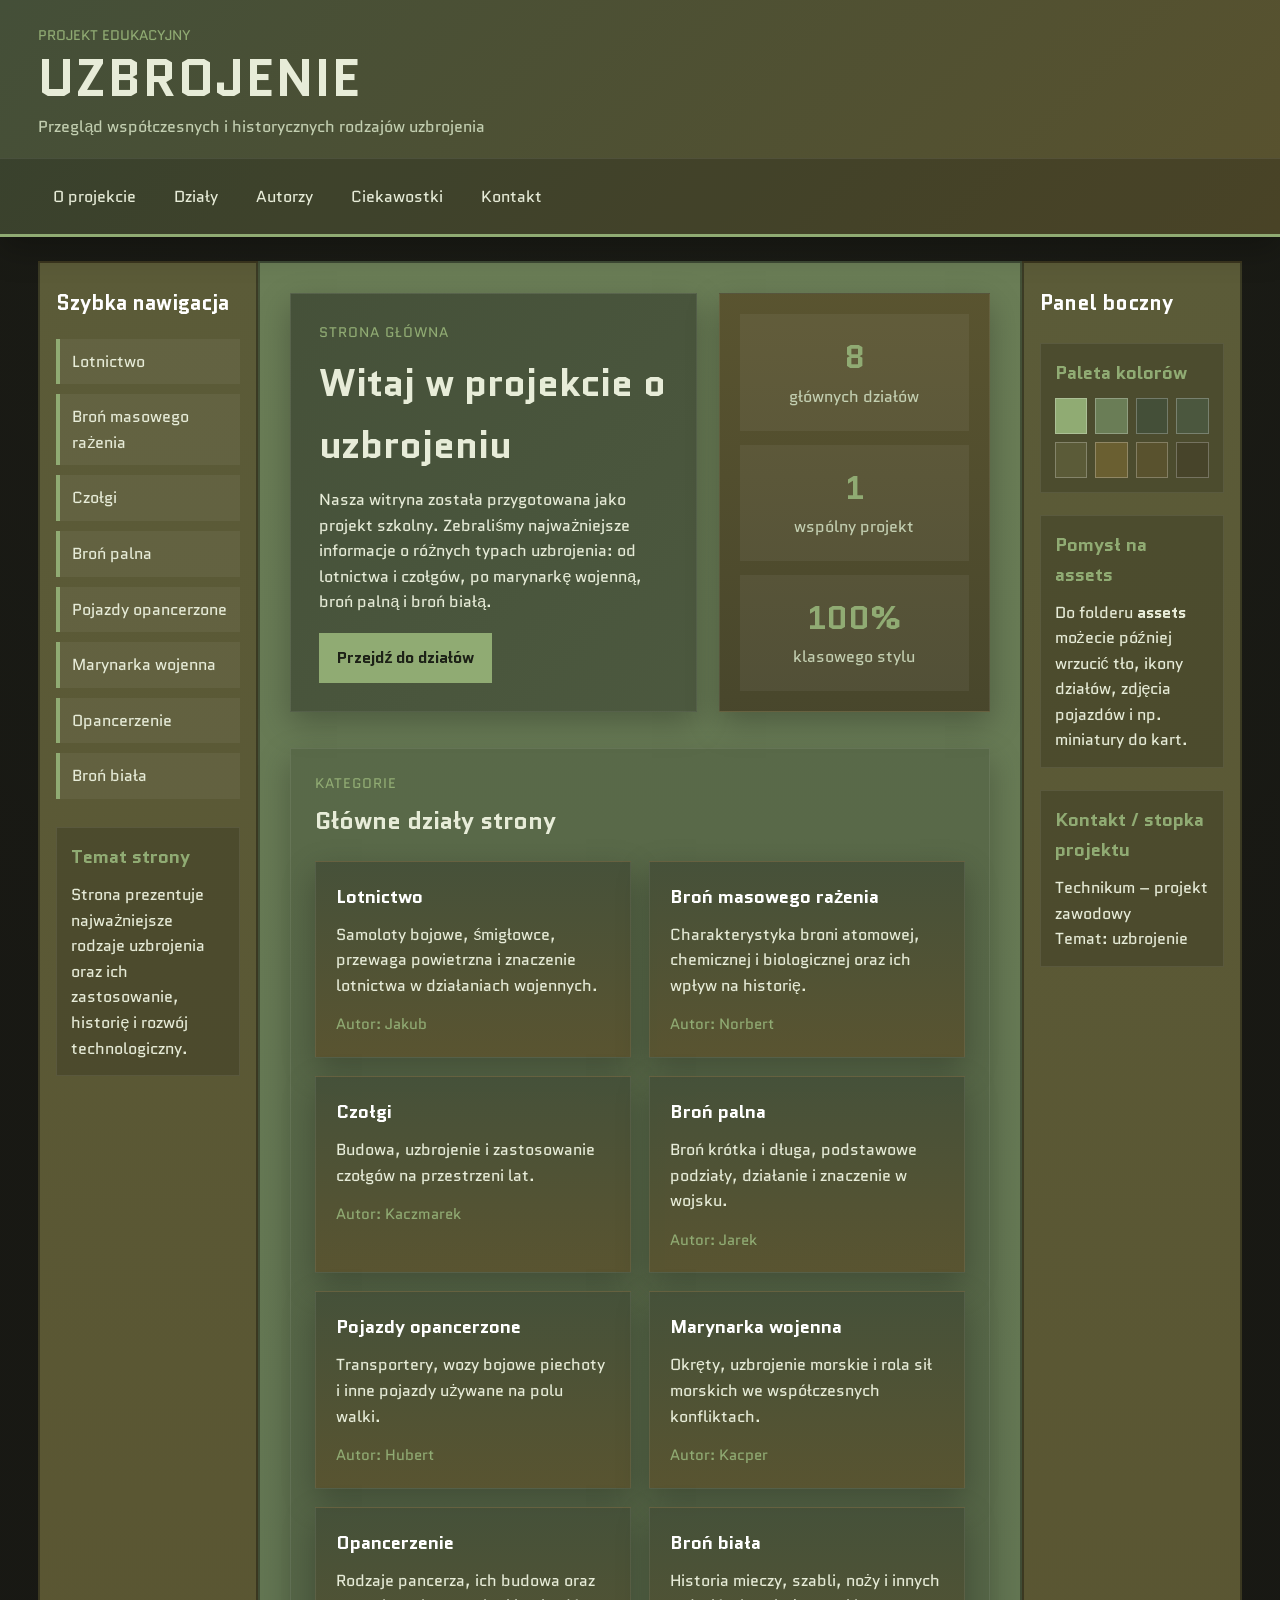
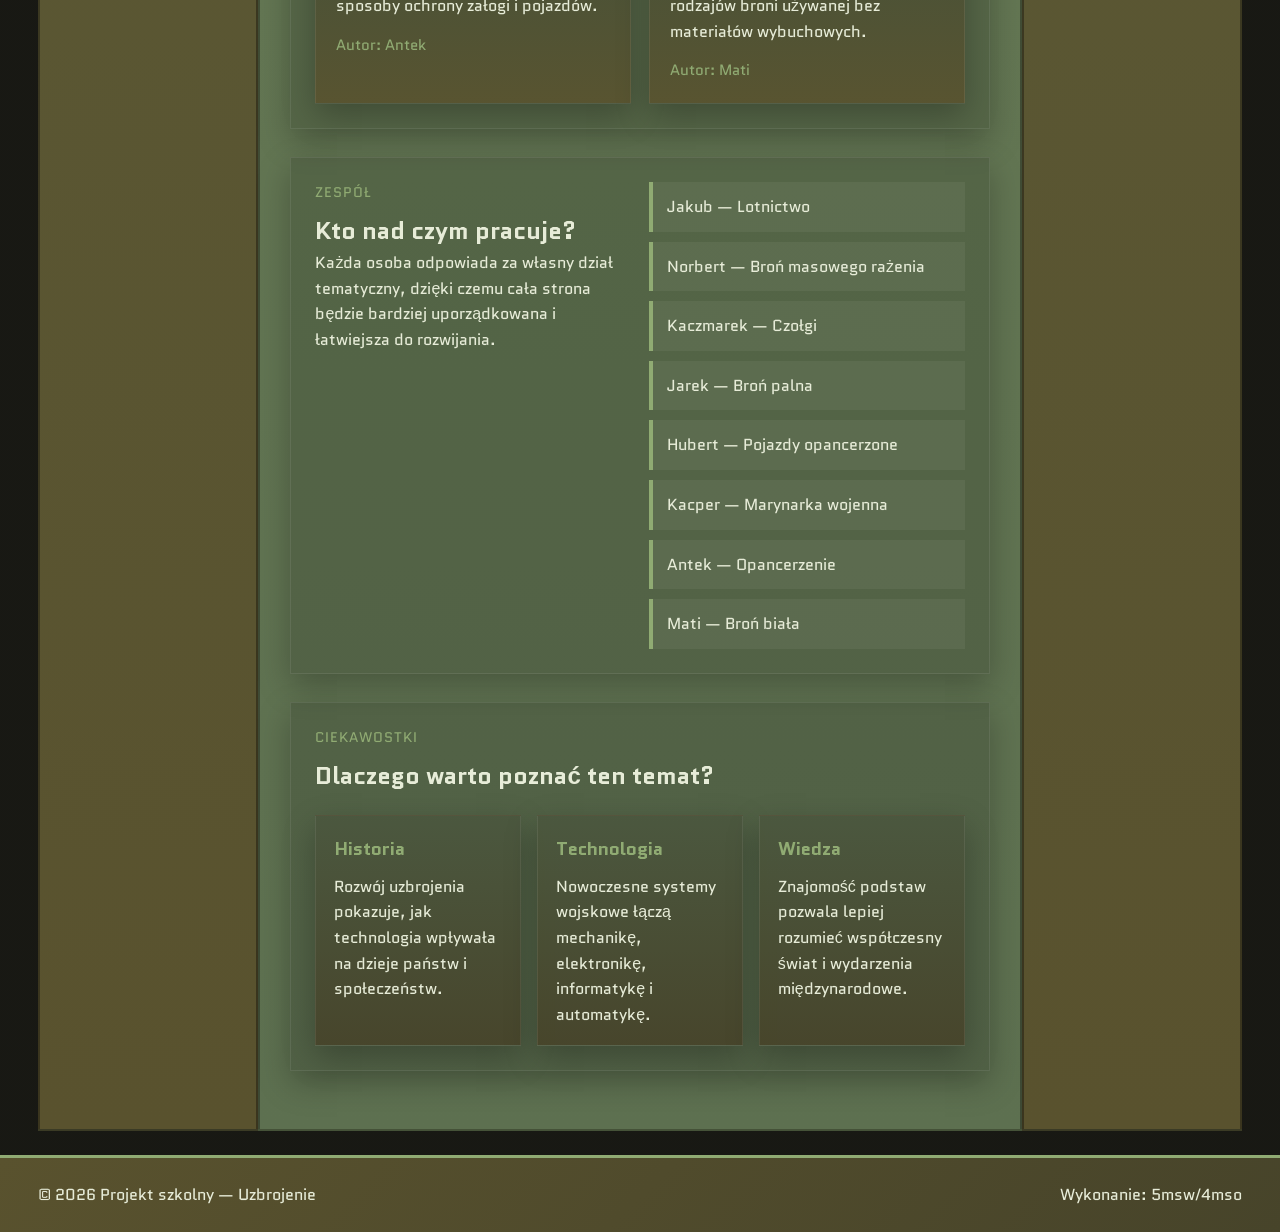
<file: index.html>
<!DOCTYPE html>
<html lang="pl">
<head>
    <meta charset="UTF-8">
    <meta name="viewport" content="width=device-width, initial-scale=1.0">
    <title>Uzbrojenie świata</title>
    <meta name="description" content="Strona edukacyjna o rodzajach uzbrojenia: lotnictwo, czołgi, broń palna, marynarka wojenna i inne.">
    
    <link rel="stylesheet" href="style.css">

    <link rel="preconnect" href="https://fonts.googleapis.com">
    <link rel="preconnect" href="https://fonts.gstatic.com" crossorigin>
    <link href="https://fonts.googleapis.com/css2?family=Quantico:ital,wght@0,400;0,700;1,400;1,700&display=swap" rel="stylesheet">
</head>
<body>
    <header class="site-header">
        <div class="header-top container">
            <div class="brand">
                <p class="brand-label">Projekt edukacyjny</p>
                <h1>UZBROJENIE</h1>
                <p class="brand-subtitle">Przegląd współczesnych i historycznych rodzajów uzbrojenia</p>
            </div>

            <button class="menu-toggle" id="menuToggle" aria-label="Otwórz menu">
                ☰
            </button>
        </div>

        <nav class="main-nav" id="mainNav">
            <div class="container nav-inner">
                <a href="#o-projekcie">O projekcie</a>
                <a href="#dzialy">Działy</a>
                <a href="#autorzy">Autorzy</a>
                <a href="#ciekawostki">Ciekawostki</a>
                <a href="#kontakt">Kontakt</a>
            </div>
        </nav>
    </header>

    <div class="page-layout container">
        <aside class="sidebar left-sidebar">
            <h2>Szybka nawigacja</h2>
            <ul>
                <li><a href="lotnictwo.html">Lotnictwo</a></li>
                <li><a href="bron-masowego-razenia.html">Broń masowego rażenia</a></li>
                <li><a href="czolgi.html">Czołgi</a></li>
                <li><a href="bron-palna.html">Broń palna</a></li>
                <li><a href="Pojazdyopancerzone.html">Pojazdy opancerzone</a></li>
                <li><a href="MarynarkaWojenna.html">Marynarka wojenna</a></li>
                <li><a href="opancerzenie.html">Opancerzenie</a></li>
                <li><a href="#bron-biala">Broń biała</a></li>
            </ul>

            <div class="sidebar-box">
                <h3>Temat strony</h3>
                <p>
                    Strona prezentuje najważniejsze rodzaje uzbrojenia oraz ich zastosowanie,
                    historię i rozwój technologiczny.
                </p>
            </div>
        </aside>

        <main class="main-content">
            <section class="hero" id="o-projekcie">
                <div class="hero-text">
                    <p class="section-tag">Strona główna</p>
                    <h2>Witaj w projekcie o uzbrojeniu</h2>
                    <p>
                        Nasza witryna została przygotowana jako projekt szkolny. Zebraliśmy najważniejsze
                        informacje o różnych typach uzbrojenia: od lotnictwa i czołgów, po marynarkę wojenną,
                        broń palną i broń białą.
                    </p>
                    <a href="#dzialy" class="btn-primary">Przejdź do działów</a>
                </div>

                <div class="hero-panel">
                    <div class="stat-box">
                        <span class="stat-number">8</span>
                        <span class="stat-label">głównych działów</span>
                    </div>
                    <div class="stat-box">
                        <span class="stat-number">1</span>
                        <span class="stat-label">wspólny projekt</span>
                    </div>
                    <div class="stat-box">
                        <span class="stat-number">100%</span>
                        <span class="stat-label">klasowego stylu</span>
                    </div>
                </div>
            </section>

            <section class="section" id="dzialy">
                <div class="section-heading">
                    <p class="section-tag">Kategorie</p>
                    <h2>Główne działy strony</h2>
                </div>

                <div class="cards-grid">
                    <article class="card" id="lotnictwo">
                        <h3>Lotnictwo</h3>
                        <p>Samoloty bojowe, śmigłowce, przewaga powietrzna i znaczenie lotnictwa w działaniach wojennych.</p>
                        <span class="card-author">Autor: Jakub</span>
                    </article>

                    <article class="card" id="bron-masowego-razenia">
                        <h3>Broń masowego rażenia</h3>
                        <p>Charakterystyka broni atomowej, chemicznej i biologicznej oraz ich wpływ na historię.</p>
                        <span class="card-author">Autor: Norbert</span>
                    </article>

                    <article class="card" id="czolgi">
                        <h3>Czołgi</h3>
                        <p>Budowa, uzbrojenie i zastosowanie czołgów na przestrzeni lat.</p>
                        <span class="card-author">Autor: Kaczmarek</span>
                    </article>

                    <article class="card" id="bron-palna">
                        <h3>Broń palna</h3>
                        <p>Broń krótka i długa, podstawowe podziały, działanie i znaczenie w wojsku.</p>
                        <span class="card-author">Autor: Jarek</span>
                    </article>

                    <article class="card" id="pojazdy-opancerzone">
                        <h3>Pojazdy opancerzone</h3>
                        <p>Transportery, wozy bojowe piechoty i inne pojazdy używane na polu walki.</p>
                        <span class="card-author">Autor: Hubert</span>
                    </article>

                    <article class="card" id="marynarka">
                        <h3>Marynarka wojenna</h3>
                        <p>Okręty, uzbrojenie morskie i rola sił morskich we współczesnych konfliktach.</p>
                        <span class="card-author">Autor: Kacper</span>
                    </article>

                    <article class="card" id="opancerzenie">
                        <h3>Opancerzenie</h3>
                        <p>Rodzaje pancerza, ich budowa oraz sposoby ochrony załogi i pojazdów.</p>
                        <span class="card-author">Autor: Antek</span>
                    </article>

                    <article class="card" id="bron-biala">
                        <h3>Broń biała</h3>
                        <p>Historia mieczy, szabli, noży i innych rodzajów broni używanej bez materiałów wybuchowych.</p>
                        <span class="card-author">Autor: Mati</span>
                    </article>
                </div>
            </section>

            <section class="section info-section" id="autorzy">
                <div>
                    <p class="section-tag">Zespół</p>
                    <h2>Kto nad czym pracuje?</h2>
                    <p>
                        Każda osoba odpowiada za własny dział tematyczny, dzięki czemu cała strona będzie
                        bardziej uporządkowana i łatwiejsza do rozwijania.
                    </p>
                </div>

                <div class="authors-list">
                    <div class="author-item">Jakub — Lotnictwo</div>
                    <div class="author-item">Norbert — Broń masowego rażenia</div>
                    <div class="author-item">Kaczmarek — Czołgi</div>
                    <div class="author-item">Jarek — Broń palna</div>
                    <div class="author-item">Hubert — Pojazdy opancerzone</div>
                    <div class="author-item">Kacper — Marynarka wojenna</div>
                    <div class="author-item">Antek — Opancerzenie</div>
                    <div class="author-item">Mati — Broń biała</div>
                </div>
            </section>

            <section class="section" id="ciekawostki">
                <div class="section-heading">
                    <p class="section-tag">Ciekawostki</p>
                    <h2>Dlaczego warto poznać ten temat?</h2>
                </div>

                <div class="facts">
                    <div class="fact">
                        <h3>Historia</h3>
                        <p>Rozwój uzbrojenia pokazuje, jak technologia wpływała na dzieje państw i społeczeństw.</p>
                    </div>
                    <div class="fact">
                        <h3>Technologia</h3>
                        <p>Nowoczesne systemy wojskowe łączą mechanikę, elektronikę, informatykę i automatykę.</p>
                    </div>
                    <div class="fact">
                        <h3>Wiedza</h3>
                        <p>Znajomość podstaw pozwala lepiej rozumieć współczesny świat i wydarzenia międzynarodowe.</p>
                    </div>
                </div>
            </section>
        </main>

        <aside class="sidebar right-sidebar">
            <h2>Panel boczny</h2>

            <div class="sidebar-box">
                <h3>Paleta kolorów</h3>
                <div class="palette">
                    <span style="background:#90AB73;"></span>
                    <span style="background:#6A7D56;"></span>
                    <span style="background:#444F38;"></span>
                    <span style="background:#4B573E;"></span>
                    <span style="background:#5B5B38;"></span>
                    <span style="background:#6A5F31;"></span>
                    <span style="background:#59522E;"></span>
                    <span style="background:#47442A;"></span>
                </div>
            </div>

            <div class="sidebar-box">
                <h3>Pomysł na assets</h3>
                <p>
                    Do folderu <strong>assets</strong> możecie później wrzucić tło, ikony działów,
                    zdjęcia pojazdów i np. miniatury do kart.
                </p>
            </div>

            <div class="sidebar-box" id="kontakt">
                <h3>Kontakt / stopka projektu</h3>
                <p>Technikum – projekt zawodowy</p>
                <p>Temat: uzbrojenie</p>
            </div>
        </aside>
    </div>

    <footer class="site-footer">
        <div class="container footer-inner">
            <p>&copy; 2026 Projekt szkolny — Uzbrojenie</p>
            <p>Wykonanie: 5msw/4mso</p>
        </div>
    </footer>

    <script src="script.js"></script>
</body>
</html>
</file>
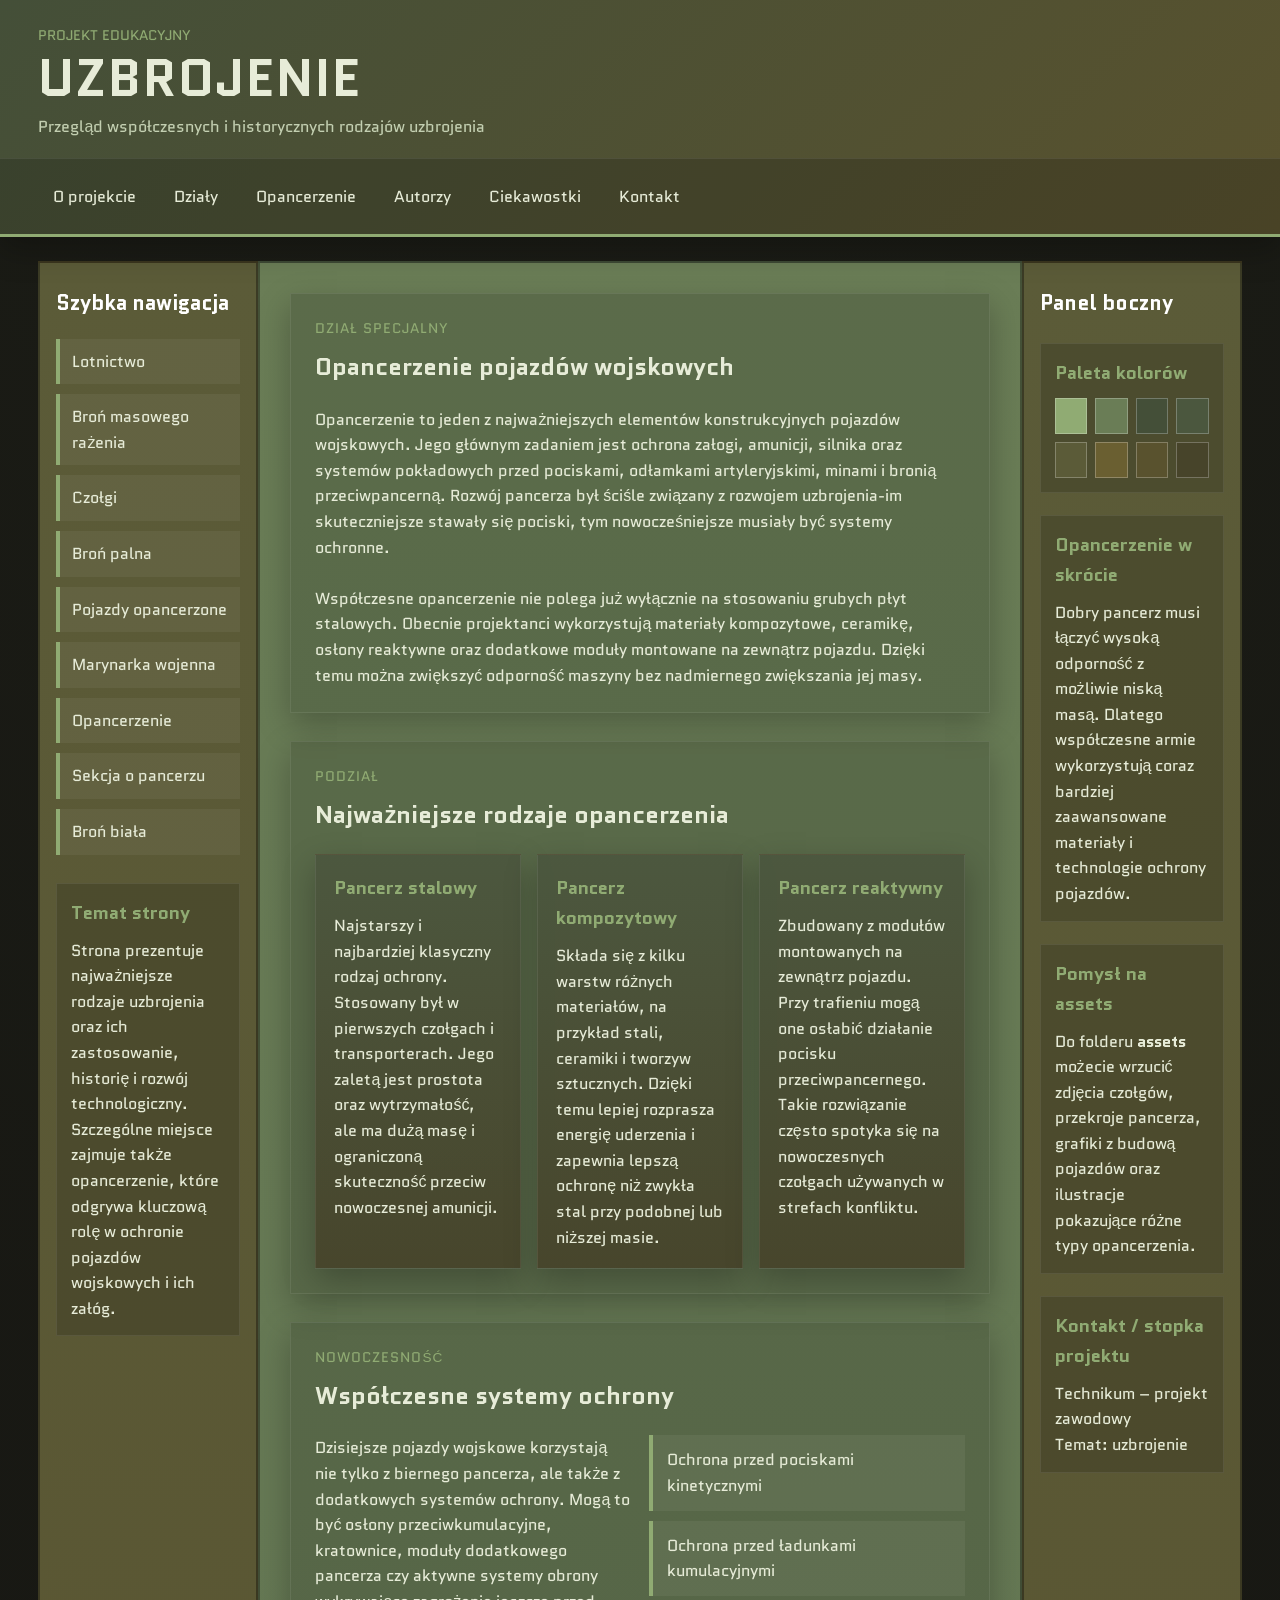
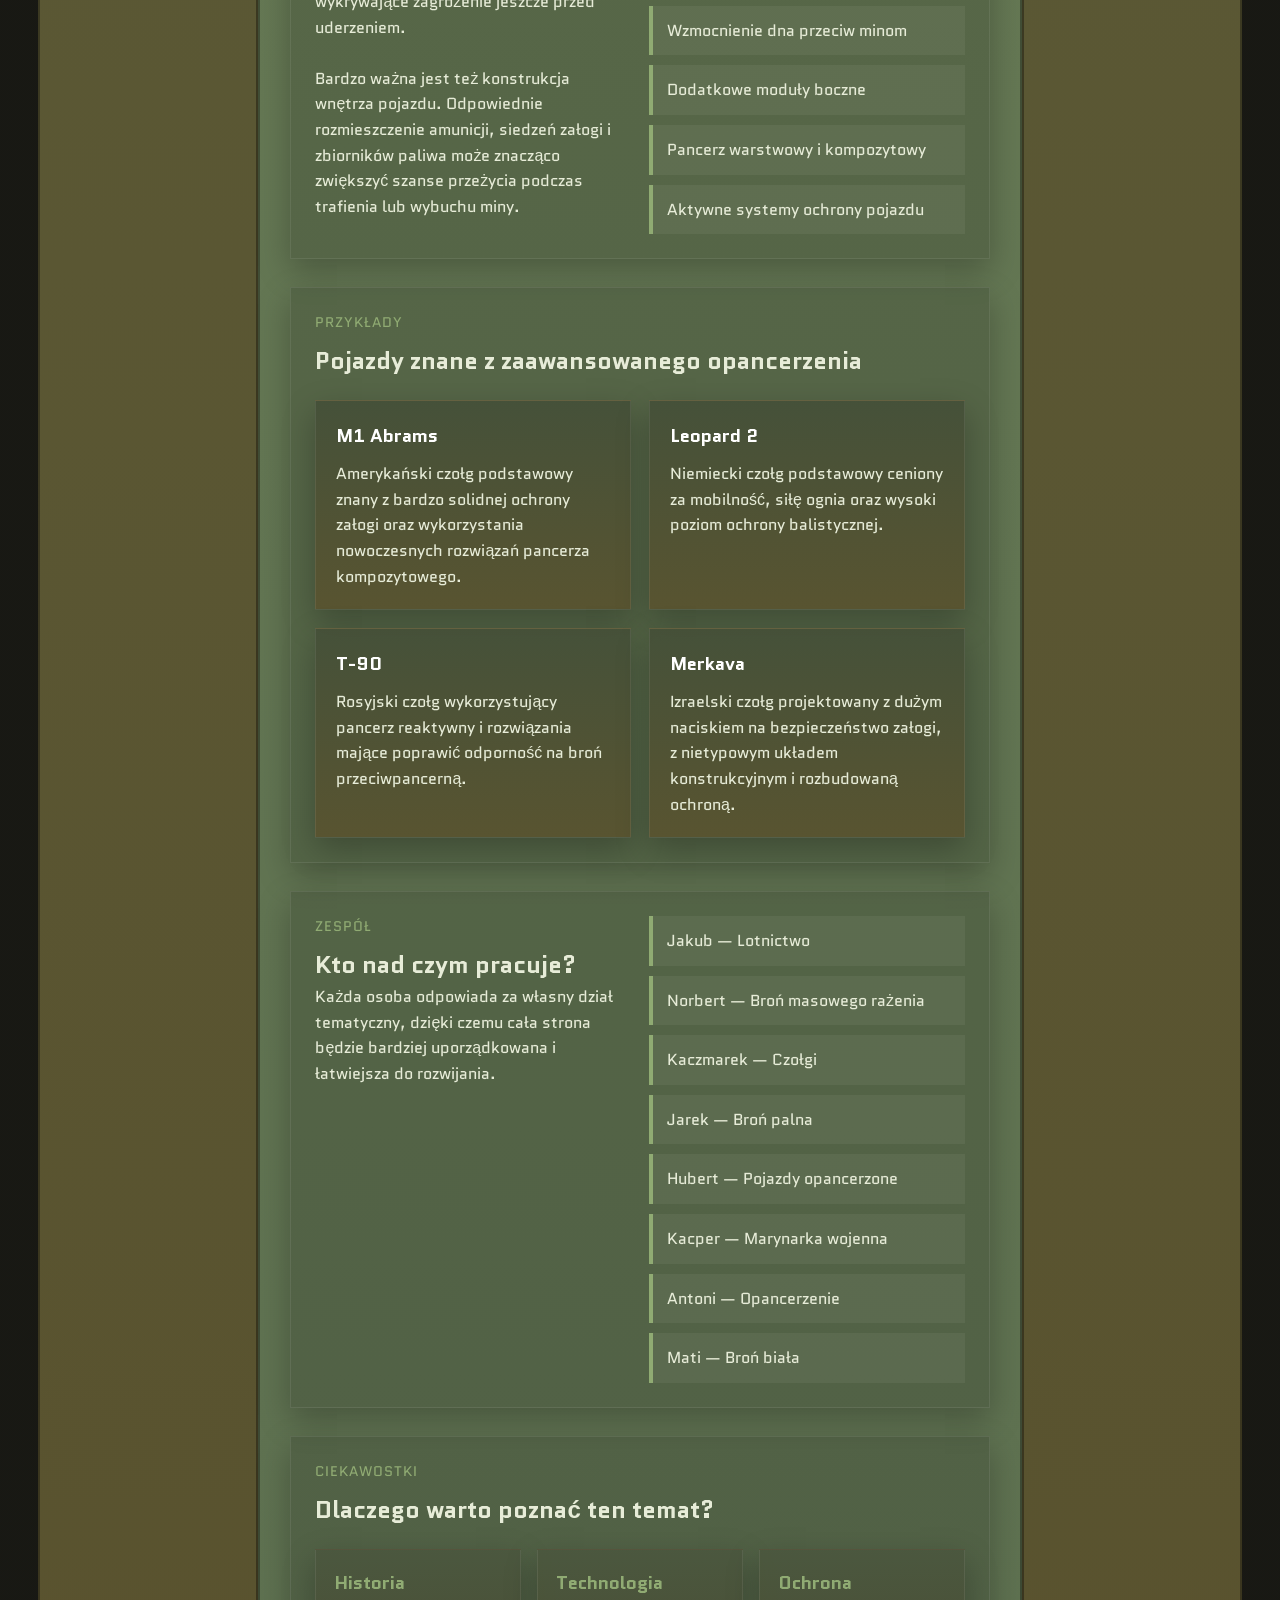
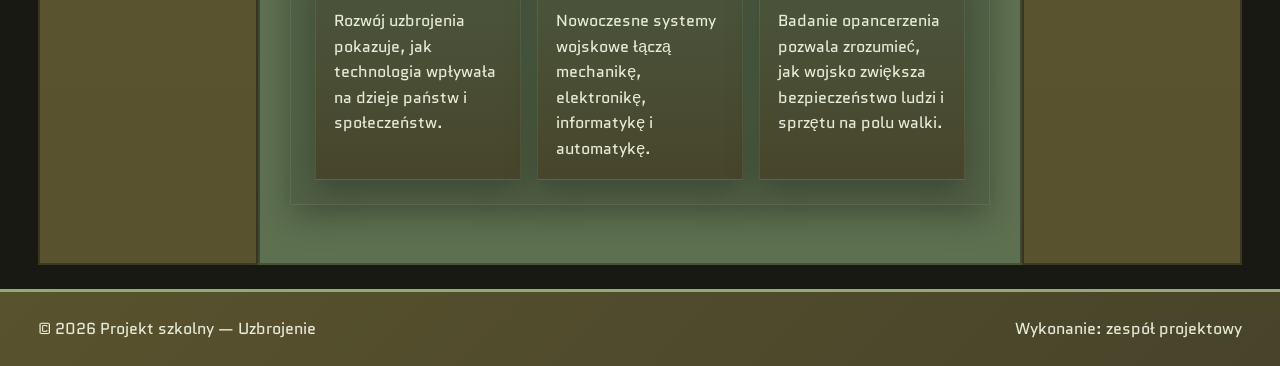
<file: opancerzenie.html>
<!DOCTYPE html>
<html lang="pl">
<head>
    <meta charset="UTF-8">
    <meta name="viewport" content="width=device-width, initial-scale=1.0">
    <title>Uzbrojenie świata</title>
    <meta name="description" content="Strona edukacyjna o rodzajach uzbrojenia: lotnictwo, czołgi, broń palna, marynarka wojenna, opancerzenie i inne.">
    
    <link rel="stylesheet" href="style.css">

    <link rel="preconnect" href="https://fonts.googleapis.com">
    <link rel="preconnect" href="https://fonts.gstatic.com" crossorigin>
    <link href="https://fonts.googleapis.com/css2?family=Quantico:ital,wght@0,400;0,700;1,400;1,700&display=swap" rel="stylesheet">
</head>
<body>
    <header class="site-header">
        <div class="header-top container">
            <div class="brand">
                <p class="brand-label">Projekt edukacyjny</p>
                <h1>UZBROJENIE</h1>
                <p class="brand-subtitle">Przegląd współczesnych i historycznych rodzajów uzbrojenia</p>
            </div>

            <button class="menu-toggle" id="menuToggle" aria-label="Otwórz menu">
                ☰
            </button>
        </div>

        <nav class="main-nav" id="mainNav">
            <div class="container nav-inner">
                <a href="#o-projekcie">O projekcie</a>
                <a href="#dzialy">Działy</a>
                <a href="#opancerzenie-info">Opancerzenie</a>
                <a href="#autorzy">Autorzy</a>
                <a href="#ciekawostki">Ciekawostki</a>
                <a href="#kontakt">Kontakt</a>
            </div>
        </nav>
    </header>

    <div class="page-layout container">
        <aside class="sidebar left-sidebar">
            <h2>Szybka nawigacja</h2>
            <ul>
                <li><a href="#lotnictwo">Lotnictwo</a></li>
                <li><a href="#bron-masowego-razenia">Broń masowego rażenia</a></li>
                <li><a href="#czolgi">Czołgi</a></li>
                <li><a href="#bron-palna">Broń palna</a></li>
                <li><a href="#pojazdy-opancerzone">Pojazdy opancerzone</a></li>
                <li><a href="#marynarka">Marynarka wojenna</a></li>
                <li><a href="#opancerzenie">Opancerzenie</a></li>
                <li><a href="#opancerzenie-info">Sekcja o pancerzu</a></li>
                <li><a href="#bron-biala">Broń biała</a></li>
            </ul>

            <div class="sidebar-box">
                <h3>Temat strony</h3>
                <p>
                    Strona prezentuje najważniejsze rodzaje uzbrojenia oraz ich zastosowanie,
                    historię i rozwój technologiczny. Szczególne miejsce zajmuje także opancerzenie,
                    które odgrywa kluczową rolę w ochronie pojazdów wojskowych i ich załóg.
                </p>
            </div>
        </aside>

        <main class="main-content">
            <section class="section" id="opancerzenie-info">
                <div class="section-heading">
                    <p class="section-tag">Dział specjalny</p>
                    <h2>Opancerzenie pojazdów wojskowych</h2>
                </div>

                <p>
                    Opancerzenie to jeden z najważniejszych elementów konstrukcyjnych pojazdów wojskowych.
                    Jego głównym zadaniem jest ochrona załogi, amunicji, silnika oraz systemów pokładowych
                    przed pociskami, odłamkami artyleryjskimi, minami i bronią przeciwpancerną.
                    Rozwój pancerza był ściśle związany z rozwojem uzbrojenia-im skuteczniejsze stawały się
                    pociski, tym nowocześniejsze musiały być systemy ochronne.
                </p>

                <br>

                <p>
                    Współczesne opancerzenie nie polega już wyłącznie na stosowaniu grubych płyt stalowych.
                    Obecnie projektanci wykorzystują materiały kompozytowe, ceramikę, osłony reaktywne oraz
                    dodatkowe moduły montowane na zewnątrz pojazdu. Dzięki temu można zwiększyć odporność
                    maszyny bez nadmiernego zwiększania jej masy.
                </p>
            </section>

            <section class="section">
                <div class="section-heading">
                    <p class="section-tag">Podział</p>
                    <h2>Najważniejsze rodzaje opancerzenia</h2>
                </div>

                <div class="facts">
                    <div class="fact">
                        <h3>Pancerz stalowy</h3>
                        <p>
                            Najstarszy i najbardziej klasyczny rodzaj ochrony. Stosowany był w pierwszych
                            czołgach i transporterach. Jego zaletą jest prostota oraz wytrzymałość,
                            ale ma dużą masę i ograniczoną skuteczność przeciw nowoczesnej amunicji.
                        </p>
                    </div>

                    <div class="fact">
                        <h3>Pancerz kompozytowy</h3>
                        <p>
                            Składa się z kilku warstw różnych materiałów, na przykład stali, ceramiki
                            i tworzyw sztucznych. Dzięki temu lepiej rozprasza energię uderzenia i zapewnia
                            lepszą ochronę niż zwykła stal przy podobnej lub niższej masie.
                        </p>
                    </div>

                    <div class="fact">
                        <h3>Pancerz reaktywny</h3>
                        <p>
                            Zbudowany z modułów montowanych na zewnątrz pojazdu. Przy trafieniu mogą one
                            osłabić działanie pocisku przeciwpancernego. Takie rozwiązanie często spotyka się
                            na nowoczesnych czołgach używanych w strefach konfliktu.
                        </p>
                    </div>
                </div>
            </section>

            <section class="section">
                <div class="section-heading">
                    <p class="section-tag">Nowoczesność</p>
                    <h2>Współczesne systemy ochrony</h2>
                </div>

                <div class="info-section">
                    <div>
                        <p>
                            Dzisiejsze pojazdy wojskowe korzystają nie tylko z biernego pancerza, ale także
                            z dodatkowych systemów ochrony. Mogą to być osłony przeciwkumulacyjne, kratownice,
                            moduły dodatkowego pancerza czy aktywne systemy obrony wykrywające zagrożenie
                            jeszcze przed uderzeniem.
                        </p>

                        <br>

                        <p>
                            Bardzo ważna jest też konstrukcja wnętrza pojazdu. Odpowiednie rozmieszczenie
                            amunicji, siedzeń załogi i zbiorników paliwa może znacząco zwiększyć szanse
                            przeżycia podczas trafienia lub wybuchu miny.
                        </p>
                    </div>

                    <div class="authors-list">
                        <div class="author-item">Ochrona przed pociskami kinetycznymi</div>
                        <div class="author-item">Ochrona przed ładunkami kumulacyjnymi</div>
                        <div class="author-item">Wzmocnienie dna przeciw minom</div>
                        <div class="author-item">Dodatkowe moduły boczne</div>
                        <div class="author-item">Pancerz warstwowy i kompozytowy</div>
                        <div class="author-item">Aktywne systemy ochrony pojazdu</div>
                    </div>
                </div>
            </section>

            <section class="section">
                <div class="section-heading">
                    <p class="section-tag">Przykłady</p>
                    <h2>Pojazdy znane z zaawansowanego opancerzenia</h2>
                </div>

                <div class="cards-grid">
                    <article class="card">
                        <h3>M1 Abrams</h3>
                        <p>
                            Amerykański czołg podstawowy znany z bardzo solidnej ochrony załogi
                            oraz wykorzystania nowoczesnych rozwiązań pancerza kompozytowego.
                        </p>
                    </article>

                    <article class="card">
                        <h3>Leopard 2</h3>
                        <p>
                            Niemiecki czołg podstawowy ceniony za mobilność, siłę ognia
                            oraz wysoki poziom ochrony balistycznej.
                        </p>
                    </article>

                    <article class="card">
                        <h3>T-90</h3>
                        <p>
                            Rosyjski czołg wykorzystujący pancerz reaktywny i rozwiązania
                            mające poprawić odporność na broń przeciwpancerną.
                        </p>
                    </article>

                    <article class="card">
                        <h3>Merkava</h3>
                        <p>
                            Izraelski czołg projektowany z dużym naciskiem na bezpieczeństwo załogi,
                            z nietypowym układem konstrukcyjnym i rozbudowaną ochroną.
                        </p>
                    </article>
                </div>
            </section>

            <section class="section info-section" id="autorzy">
                <div>
                    <p class="section-tag">Zespół</p>
                    <h2>Kto nad czym pracuje?</h2>
                    <p>
                        Każda osoba odpowiada za własny dział tematyczny, dzięki czemu cała strona będzie
                        bardziej uporządkowana i łatwiejsza do rozwijania.
                    </p>
                </div>

                <div class="authors-list">
                    <div class="author-item">Jakub — Lotnictwo</div>
                    <div class="author-item">Norbert — Broń masowego rażenia</div>
                    <div class="author-item">Kaczmarek — Czołgi</div>
                    <div class="author-item">Jarek — Broń palna</div>
                    <div class="author-item">Hubert — Pojazdy opancerzone</div>
                    <div class="author-item">Kacper — Marynarka wojenna</div>
                    <div class="author-item">Antoni — Opancerzenie</div>
                    <div class="author-item">Mati — Broń biała</div>
                </div>
            </section>

            <section class="section" id="ciekawostki">
                <div class="section-heading">
                    <p class="section-tag">Ciekawostki</p>
                    <h2>Dlaczego warto poznać ten temat?</h2>
                </div>

                <div class="facts">
                    <div class="fact">
                        <h3>Historia</h3>
                        <p>Rozwój uzbrojenia pokazuje, jak technologia wpływała na dzieje państw i społeczeństw.</p>
                    </div>
                    <div class="fact">
                        <h3>Technologia</h3>
                        <p>Nowoczesne systemy wojskowe łączą mechanikę, elektronikę, informatykę i automatykę.</p>
                    </div>
                    <div class="fact">
                        <h3>Ochrona</h3>
                        <p>Badanie opancerzenia pozwala zrozumieć, jak wojsko zwiększa bezpieczeństwo ludzi i sprzętu na polu walki.</p>
                    </div>
                </div>
            </section>
        </main>

        <aside class="sidebar right-sidebar">
            <h2>Panel boczny</h2>

            <div class="sidebar-box">
                <h3>Paleta kolorów</h3>
                <div class="palette">
                    <span style="background:#90AB73;"></span>
                    <span style="background:#6A7D56;"></span>
                    <span style="background:#444F38;"></span>
                    <span style="background:#4B573E;"></span>
                    <span style="background:#5B5B38;"></span>
                    <span style="background:#6A5F31;"></span>
                    <span style="background:#59522E;"></span>
                    <span style="background:#47442A;"></span>
                </div>
            </div>

            <div class="sidebar-box">
                <h3>Opancerzenie w skrócie</h3>
                <p>
                    Dobry pancerz musi łączyć wysoką odporność z możliwie niską masą.
                    Dlatego współczesne armie wykorzystują coraz bardziej zaawansowane materiały
                    i technologie ochrony pojazdów.
                </p>
            </div>

            <div class="sidebar-box">
                <h3>Pomysł na assets</h3>
                <p>
                    Do folderu <strong>assets</strong> możecie wrzucić zdjęcia czołgów, przekroje pancerza,
                    grafiki z budową pojazdów oraz ilustracje pokazujące różne typy opancerzenia.
                </p>
            </div>

            <div class="sidebar-box" id="kontakt">
                <h3>Kontakt / stopka projektu</h3>
                <p>Technikum – projekt zawodowy</p>
                <p>Temat: uzbrojenie</p>
            </div>
        </aside>
    </div>

    <footer class="site-footer">
        <div class="container footer-inner">
            <p>&copy; 2026 Projekt szkolny — Uzbrojenie</p>
            <p>Wykonanie: zespół projektowy</p>
        </div>
    </footer>

    <script src="script.js"></script>
</body>
</html>
</file>
<file: style.css>
:root {
    --color-1: #90AB73;
    --color-2: #6A7D56;
    --color-3: #444F38;
    --color-4: #4B573E;
    --color-5: #5B5B38;
    --color-6: #6A5F31;
    --color-7: #59522E;
    --color-8: #47442A;

    --bg-main: #2b2d24;
    --text-main: #e7ecd8;
    --text-soft: #c3cfb1;
    --border: rgba(255, 255, 255, 0.08);
    --shadow: 0 12px 30px rgba(0, 0, 0, 0.25);
}

* {
    margin: 0;
    padding: 0;
    box-sizing: border-box;
}

html {
    scroll-behavior: smooth;
}

body {
    background:
        linear-gradient(rgba(20, 20, 16, 0.82), rgba(20, 20, 16, 0.82)),
        radial-gradient(circle at top, rgba(144, 171, 115, 0.18), transparent 40%);
    background-color: var(--bg-main);
    color: var(--text-main);
    font-family: "Quantico", sans-serif;
    line-height: 1.6;
}

img {
    max-width: 100%;
    display: block;
}

a {
    color: inherit;
    text-decoration: none;
}

.container {
    width: min(1400px, 94%);
    margin: 0 auto;
}

.site-header {
    background: linear-gradient(135deg, var(--color-3), var(--color-7));
    border-bottom: 3px solid var(--color-1);
    position: sticky;
    top: 0;
    z-index: 1000;
    box-shadow: var(--shadow);
}

.header-top {
    min-height: 130px;
    display: flex;
    align-items: center;
    justify-content: space-between;
    gap: 20px;
    padding: 24px 0 18px;
}

.brand h1 {
    font-size: clamp(2rem, 4vw, 4rem);
    line-height: 1;
    letter-spacing: 2px;
}

.brand-label {
    color: var(--color-1);
    text-transform: uppercase;
    font-size: 0.9rem;
    margin-bottom: 6px;
}

.brand-subtitle {
    color: var(--text-soft);
    margin-top: 10px;
    max-width: 700px;
}

.menu-toggle {
    display: none;
    border: 2px solid var(--color-1);
    background: transparent;
    color: var(--text-main);
    font-size: 1.6rem;
    padding: 10px 14px;
    cursor: pointer;
}

.main-nav {
    background-color: rgba(0, 0, 0, 0.18);
    border-top: 1px solid var(--border);
}

.nav-inner {
    display: flex;
    flex-wrap: wrap;
    gap: 8px;
    padding: 14px 0;
}

.main-nav a {
    padding: 10px 14px;
    border: 1px solid transparent;
    transition: 0.25s ease;
}

.main-nav a:hover {
    border-color: var(--color-1);
    background-color: rgba(255, 255, 255, 0.05);
}

.page-layout {
    display: grid;
    grid-template-columns: 220px 1fr 220px;
    gap: 0;
    min-height: 1200px;
    margin-top: 24px;
    margin-bottom: 24px;
}

.sidebar,
.main-content {
    border: 2px solid rgba(0, 0, 0, 0.35);
    min-height: 100%;
}

.sidebar {
    background: linear-gradient(180deg, var(--color-5), var(--color-7));
    padding: 24px 16px;
}

.sidebar h2 {
    font-size: 1.3rem;
    margin-bottom: 18px;
    color: #fff;
}

.sidebar ul {
    list-style: none;
    margin-bottom: 28px;
}

.sidebar li {
    margin-bottom: 10px;
}

.sidebar a {
    display: block;
    padding: 10px 12px;
    background-color: rgba(255, 255, 255, 0.05);
    border-left: 4px solid var(--color-1);
    transition: 0.25s ease;
}

.sidebar a:hover {
    transform: translateX(4px);
    background-color: rgba(255, 255, 255, 0.08);
}

.sidebar-box {
    margin-top: 22px;
    padding: 14px;
    background-color: rgba(0, 0, 0, 0.16);
    border: 1px solid var(--border);
}

.sidebar-box h3 {
    margin-bottom: 10px;
    color: var(--color-1);
}

.main-content {
    background: linear-gradient(180deg, var(--color-2), #5d7050);
    padding: 30px;
}

.hero {
    display: grid;
    grid-template-columns: 1.5fr 1fr;
    gap: 22px;
    align-items: stretch;
    margin-bottom: 36px;
}

.hero-text,
.hero-panel,
.section,
.fact,
.card {
    border: 1px solid var(--border);
    box-shadow: var(--shadow);
}

.hero-text {
    background: linear-gradient(135deg, rgba(68, 79, 56, 0.95), rgba(75, 87, 62, 0.95));
    padding: 28px;
}

.hero-text h2 {
    font-size: clamp(1.8rem, 3vw, 3rem);
    margin-bottom: 12px;
}

.hero-text p {
    max-width: 800px;
}

.hero-panel {
    background: linear-gradient(180deg, rgba(89, 82, 46, 0.95), rgba(71, 68, 42, 0.95));
    display: grid;
    gap: 14px;
    padding: 20px;
}

.stat-box {
    padding: 18px;
    background-color: rgba(255, 255, 255, 0.05);
    text-align: center;
}

.stat-number {
    display: block;
    font-size: 2rem;
    font-weight: 700;
    color: var(--color-1);
}

.stat-label {
    color: var(--text-soft);
}

.section {
    background-color: rgba(0, 0, 0, 0.14);
    padding: 24px;
    margin-bottom: 28px;
}

.section-heading {
    margin-bottom: 20px;
}

.section-tag {
    text-transform: uppercase;
    letter-spacing: 1px;
    color: var(--color-1);
    font-size: 0.85rem;
    margin-bottom: 8px;
}

.cards-grid {
    display: grid;
    grid-template-columns: repeat(2, 1fr);
    gap: 18px;
}

.card {
    background: linear-gradient(180deg, rgba(68, 79, 56, 0.9), rgba(89, 82, 46, 0.9));
    padding: 20px;
    transition: transform 0.25s ease, border-color 0.25s ease;
}

.card:hover {
    transform: translateY(-4px);
    border-color: var(--color-1);
}

.card h3 {
    margin-bottom: 10px;
    color: #fff;
}

.card-author {
    display: inline-block;
    margin-top: 14px;
    color: var(--color-1);
    font-size: 0.95rem;
}

.info-section {
    display: grid;
    grid-template-columns: 1fr 1fr;
    gap: 18px;
    align-items: start;
}

.authors-list {
    display: grid;
    gap: 10px;
}

.author-item {
    padding: 12px 14px;
    background-color: rgba(255, 255, 255, 0.05);
    border-left: 4px solid var(--color-1);
}

.facts {
    display: grid;
    grid-template-columns: repeat(3, 1fr);
    gap: 16px;
}

.fact {
    background: linear-gradient(180deg, rgba(75, 87, 62, 0.95), rgba(71, 68, 42, 0.95));
    padding: 18px;
}

.fact h3 {
    margin-bottom: 10px;
    color: var(--color-1);
}

.palette {
    display: grid;
    grid-template-columns: repeat(4, 1fr);
    gap: 8px;
    margin-top: 10px;
}

.palette span {
    display: block;
    width: 100%;
    height: 36px;
    border: 1px solid rgba(255, 255, 255, 0.25);
}

.btn-primary {
    display: inline-block;
    margin-top: 18px;
    padding: 12px 18px;
    background-color: var(--color-1);
    color: #1d2117;
    font-weight: 700;
    transition: 0.25s ease;
}

.btn-primary:hover {
    transform: translateY(-2px);
    filter: brightness(1.05);
}

.site-footer {
    background: linear-gradient(135deg, var(--color-7), var(--color-8));
    border-top: 3px solid var(--color-1);
    padding: 24px 0;
}

.footer-inner {
    display: flex;
    justify-content: space-between;
    gap: 20px;
    flex-wrap: wrap;
}

@media (max-width: 1100px) {
    .page-layout {
        grid-template-columns: 1fr;
    }

    .left-sidebar,
    .right-sidebar {
        min-height: auto;
    }

    .hero,
    .info-section,
    .facts {
        grid-template-columns: 1fr;
    }
}

@media (max-width: 800px) {
    .menu-toggle {
        display: block;
    }

    .main-nav {
        display: none;
    }

    .main-nav.active {
        display: block;
    }

    .nav-inner {
        flex-direction: column;
        align-items: flex-start;
    }

    .cards-grid {
        grid-template-columns: 1fr;
    }

    .main-content {
        padding: 20px;
    }

    .hero-text,
    .section,
    .card,
    .fact {
        padding: 18px;
    }
}
</file>
